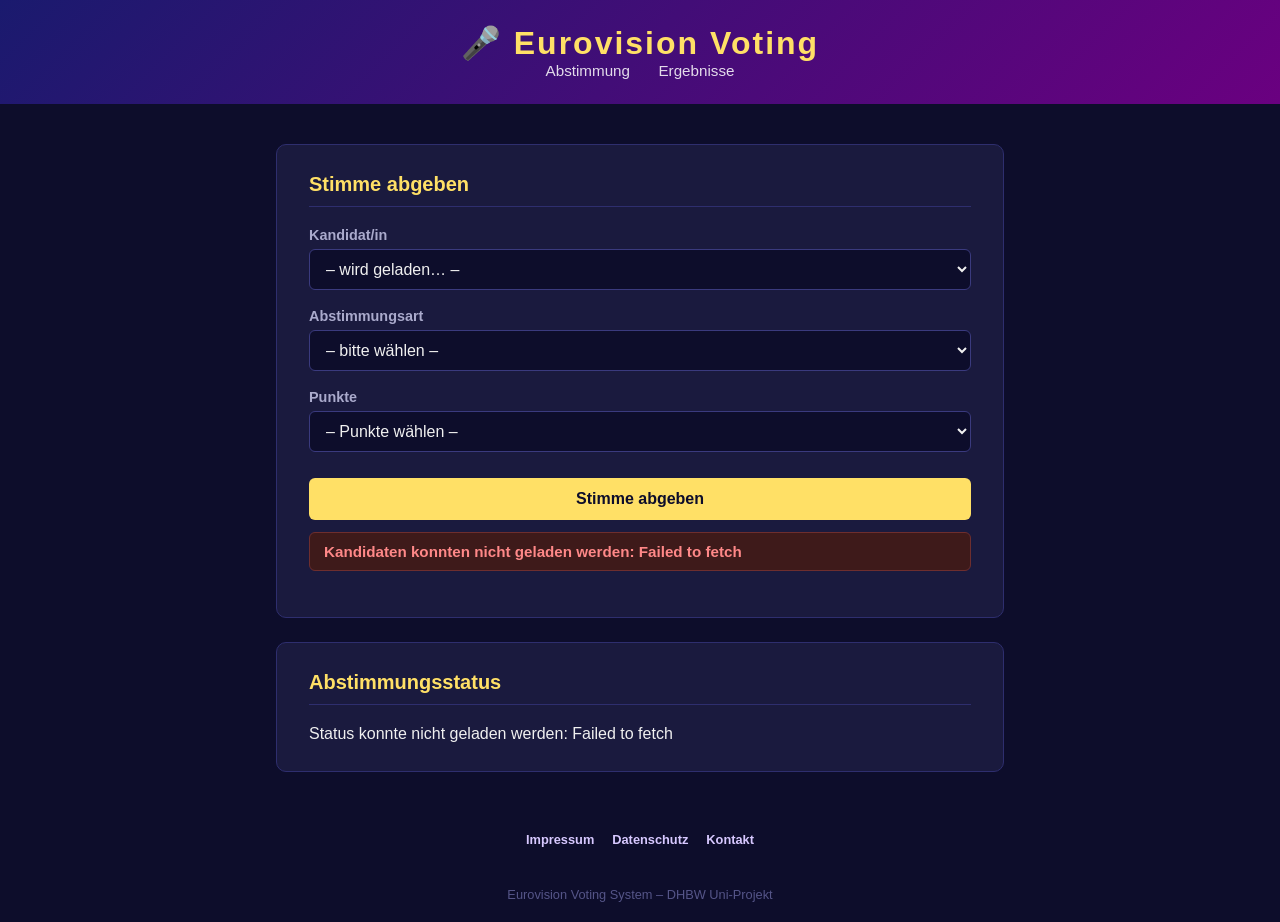
<file: src/main/resources/static/index.html>
<!DOCTYPE html>
<html lang="de">
<head>
  <meta charset="UTF-8" />
  <meta name="viewport" content="width=device-width, initial-scale=1.0" />
  <title>Eurovision Voting</title>
  <!-- style.css immer zuerst -->
  <link rel="stylesheet" href="./css/style.css" />
</head>
<body>

<header>
  <h1>🎤 Eurovision Voting</h1>
  <nav>
    <a href="./index.html">Abstimmung</a>
    <a href="./results.html">Ergebnisse</a>
  </nav>
</header>

<main>

  <!-- Abstimmungsformular -->
  <section class="card">
    <h2>Stimme abgeben</h2>

    <form id="voteForm" novalidate>

      <!-- Kandidat/in wählen -->
      <div class="form-group">
        <label for="contestantSelect">Kandidat/in</label>
        <select id="contestantSelect" required>
          <option value="">– wird geladen… –</option>
        </select>
      </div>

      <!-- Jury oder Publikum -->
      <div class="form-group">
        <label for="voterRoleSelect">Abstimmungsart</label>
        <select id="voterRoleSelect" required>
          <option value="">– bitte wählen –</option>
          <option value="JURY">JURY</option>
          <option value="AUDIENCE">AUDIENCE</option>
        </select>
      </div>

      <!-- Jury-Mitglied (nur sichtbar wenn JURY gewählt) -->
      <div class="form-group" id="jurySection">
        <label for="juryMemberSelect">Jury-Mitglied</label>
        <select id="juryMemberSelect">
          <option value="">– Mitglied wählen –</option>
          <option value="1">Jury-Mitglied 1</option>
          <option value="2">Jury-Mitglied 2</option>
          <option value="3">Jury-Mitglied 3</option>
        </select>
      </div>

      <!-- Punktzahl -->
      <div class="form-group">
        <label for="pointsSelect">Punkte</label>
        <select id="pointsSelect" required>
          <option value="">– Punkte wählen –</option>
          <option value="1">1</option>
          <option value="2">2</option>
          <option value="3">3</option>
          <option value="4">4</option>
          <option value="5">5</option>
          <option value="6">6</option>
          <option value="7">7</option>
          <option value="8">8</option>
          <option value="10">10</option>
          <option value="12">12</option>
        </select>
      </div>

      <button type="submit" class="btn-submit">Stimme abgeben</button>

      <!-- Nachrichten-Box (Erfolg / Fehler) -->
      <div id="messageBox" class="message" role="alert" aria-live="polite"></div>
    </form>
  </section>

  <!-- Abstimmungsstatus -->
  <section class="card">
    <h2>Abstimmungsstatus</h2>
    <div id="statusBox">Wird geladen…</div>
  </section>

</main>
<footer class="site-footer">
  <nav class="footer-nav">
    <a href="./impressum.html">Impressum</a>
    <a href="./datenschutz.html">Datenschutz</a>
    <a href="./kontakt.html">Kontakt</a>
  </nav>
</footer>
<footer>Eurovision Voting System – DHBW Uni-Projekt</footer>
<script src="./js/api.js"></script>
<script src="./js/voting.js"></script>

</body>
</html>
</file>
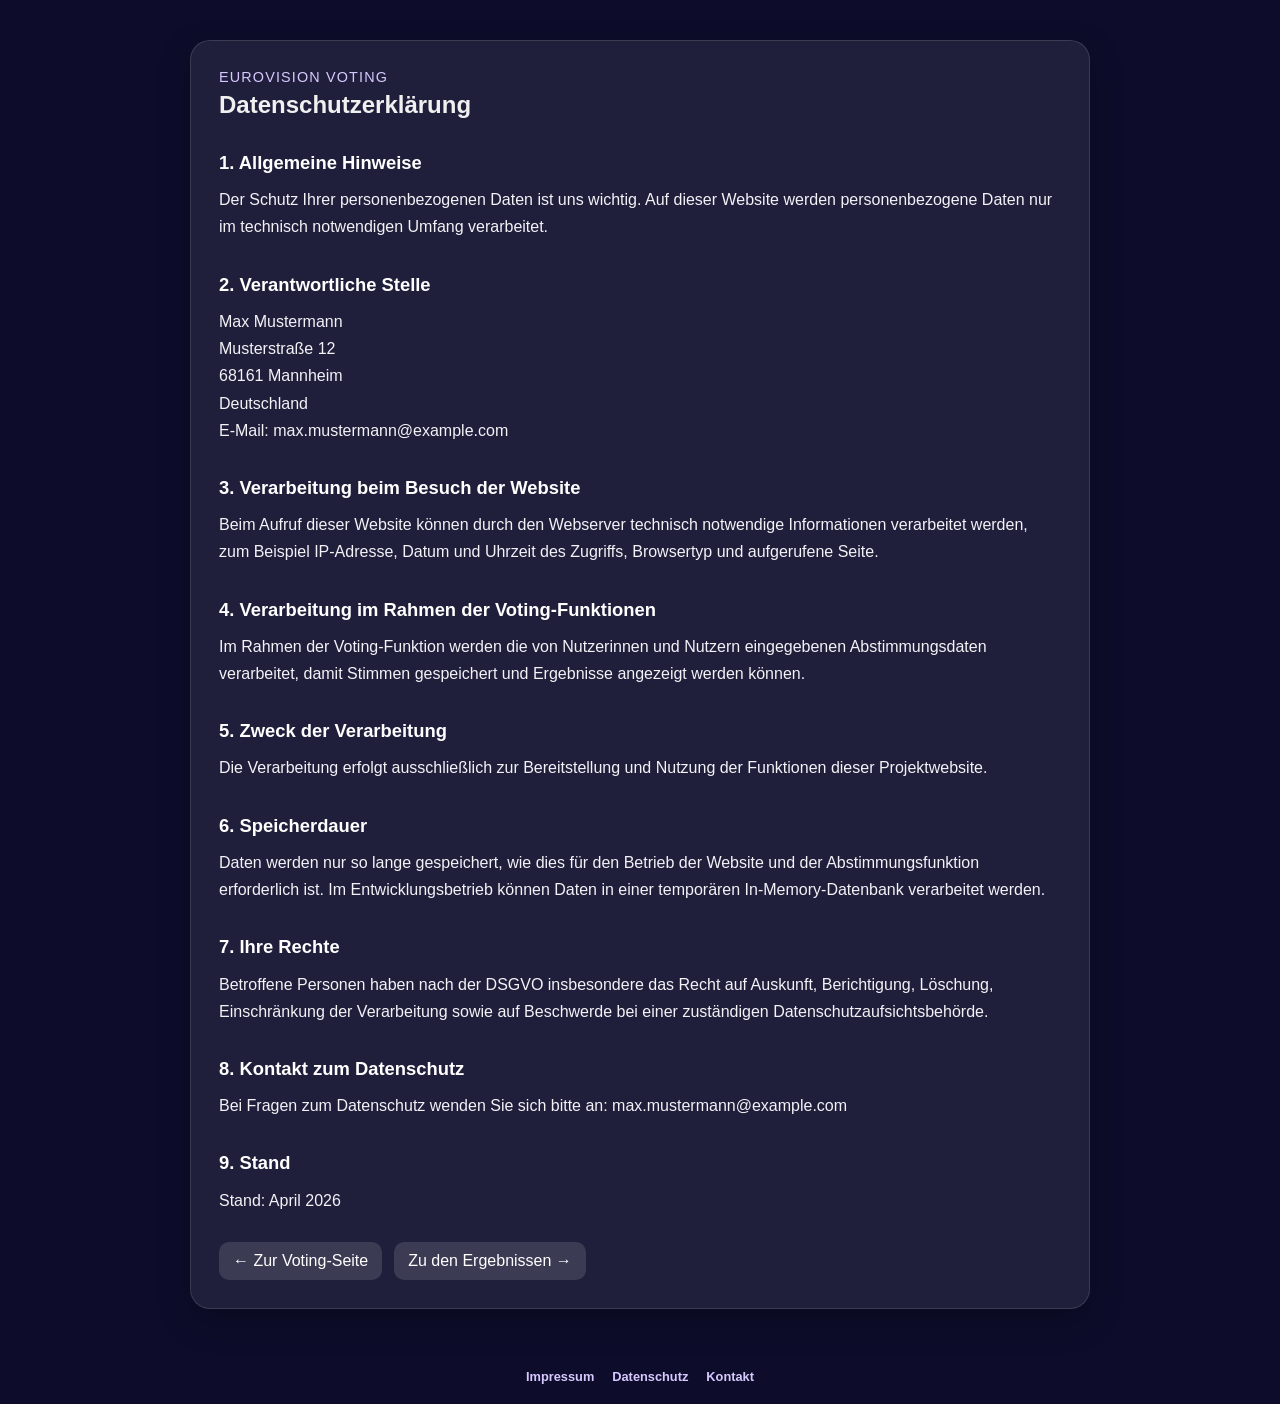
<file: src/main/resources/static/datenschutz.html>
<!DOCTYPE html>
<html lang="de">
<head>
    <meta charset="UTF-8" />
    <meta name="viewport" content="width=device-width, initial-scale=1.0" />
    <title>Datenschutz - Eurovision Voting</title>
    <link rel="stylesheet" href="./css/style.css" />
</head>
<body>
<main class="page-container">
    <section class="legal-card">
        <p class="eyebrow">Eurovision Voting</p>
        <h1>Datenschutzerklärung</h1>

        <div class="legal-content">
            <h2>1. Allgemeine Hinweise</h2>
            <p>
                Der Schutz Ihrer personenbezogenen Daten ist uns wichtig. Auf dieser Website
                werden personenbezogene Daten nur im technisch notwendigen Umfang verarbeitet.
            </p>

            <h2>2. Verantwortliche Stelle</h2>
            <p>
                Max Mustermann<br>
                Musterstraße 12<br>
                68161 Mannheim<br>
                Deutschland<br>
                E-Mail: max.mustermann@example.com
            </p>

            <h2>3. Verarbeitung beim Besuch der Website</h2>
            <p>
                Beim Aufruf dieser Website können durch den Webserver technisch notwendige
                Informationen verarbeitet werden, zum Beispiel IP-Adresse, Datum und Uhrzeit
                des Zugriffs, Browsertyp und aufgerufene Seite.
            </p>

            <h2>4. Verarbeitung im Rahmen der Voting-Funktionen</h2>
            <p>
                Im Rahmen der Voting-Funktion werden die von Nutzerinnen und Nutzern
                eingegebenen Abstimmungsdaten verarbeitet, damit Stimmen gespeichert
                und Ergebnisse angezeigt werden können.
            </p>

            <h2>5. Zweck der Verarbeitung</h2>
            <p>
                Die Verarbeitung erfolgt ausschließlich zur Bereitstellung und Nutzung
                der Funktionen dieser Projektwebsite.
            </p>

            <h2>6. Speicherdauer</h2>
            <p>
                Daten werden nur so lange gespeichert, wie dies für den Betrieb der
                Website und der Abstimmungsfunktion erforderlich ist. Im Entwicklungsbetrieb
                können Daten in einer temporären In-Memory-Datenbank verarbeitet werden.
            </p>

            <h2>7. Ihre Rechte</h2>
            <p>
                Betroffene Personen haben nach der DSGVO insbesondere das Recht auf Auskunft,
                Berichtigung, Löschung, Einschränkung der Verarbeitung sowie auf Beschwerde
                bei einer zuständigen Datenschutzaufsichtsbehörde.
            </p>

            <h2>8. Kontakt zum Datenschutz</h2>
            <p>
                Bei Fragen zum Datenschutz wenden Sie sich bitte an:
                max.mustermann@example.com
            </p>

            <h2>9. Stand</h2>
            <p>Stand: April 2026</p>
        </div>

        <div class="page-actions">
            <a href="./index.html" class="back-link">← Zur Voting-Seite</a>
            <a href="./results.html" class="back-link">Zu den Ergebnissen →</a>
        </div>
    </section>
</main>

<footer class="site-footer">
    <nav class="footer-nav">
        <a href="./impressum.html">Impressum</a>
        <a href="./datenschutz.html">Datenschutz</a>
        <a href="./kontakt.html">Kontakt</a>
    </nav>
</footer>
</body>
</html>
</file>
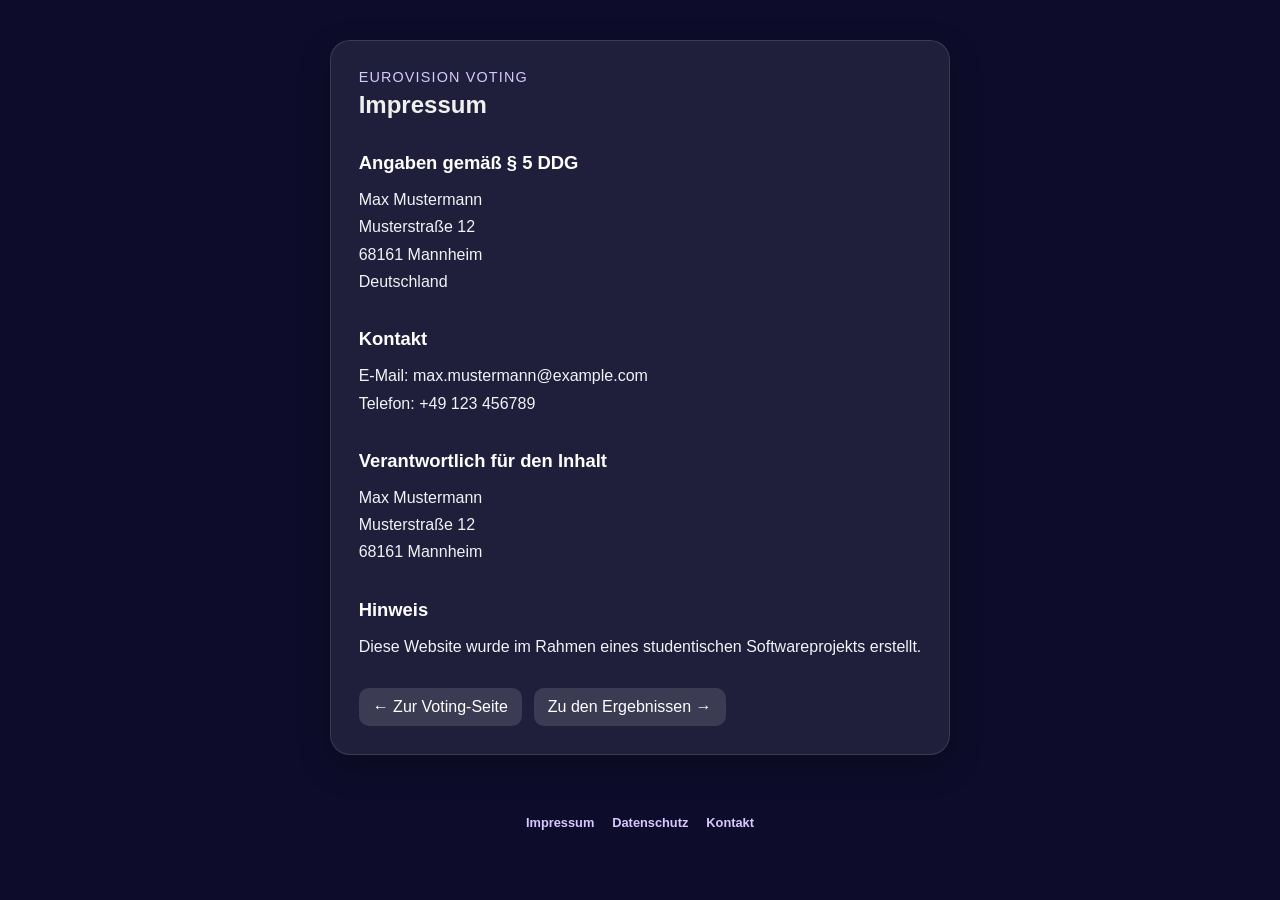
<file: src/main/resources/static/impressum.html>
<!DOCTYPE html>
<html lang="de">
<head>
    <meta charset="UTF-8" />
    <meta name="viewport" content="width=device-width, initial-scale=1.0" />
    <title>Impressum - Eurovision Voting</title>
    <link rel="stylesheet" href="./css/style.css" />
</head>
<body>
<main class="page-container">
    <section class="legal-card">
        <p class="eyebrow">Eurovision Voting</p>
        <h1>Impressum</h1>

        <div class="legal-content">
            <h2>Angaben gemäß § 5 DDG</h2>
            <p>
                Max Mustermann<br>
                Musterstraße 12<br>
                68161 Mannheim<br>
                Deutschland
            </p>

            <h2>Kontakt</h2>
            <p>
                E-Mail: max.mustermann@example.com<br>
                Telefon: +49 123 456789
            </p>

            <h2>Verantwortlich für den Inhalt</h2>
            <p>
                Max Mustermann<br>
                Musterstraße 12<br>
                68161 Mannheim
            </p>

            <h2>Hinweis</h2>
            <p>
                Diese Website wurde im Rahmen eines studentischen Softwareprojekts erstellt.
            </p>
        </div>

        <div class="page-actions">
            <a href="./index.html" class="back-link">← Zur Voting-Seite</a>
            <a href="./results.html" class="back-link">Zu den Ergebnissen →</a>
        </div>
    </section>
</main>

<footer class="site-footer">
    <nav class="footer-nav">
        <a href="./impressum.html">Impressum</a>
        <a href="./datenschutz.html">Datenschutz</a>
        <a href="./kontakt.html">Kontakt</a>
    </nav>
</footer>
</body>
</html>
</file>
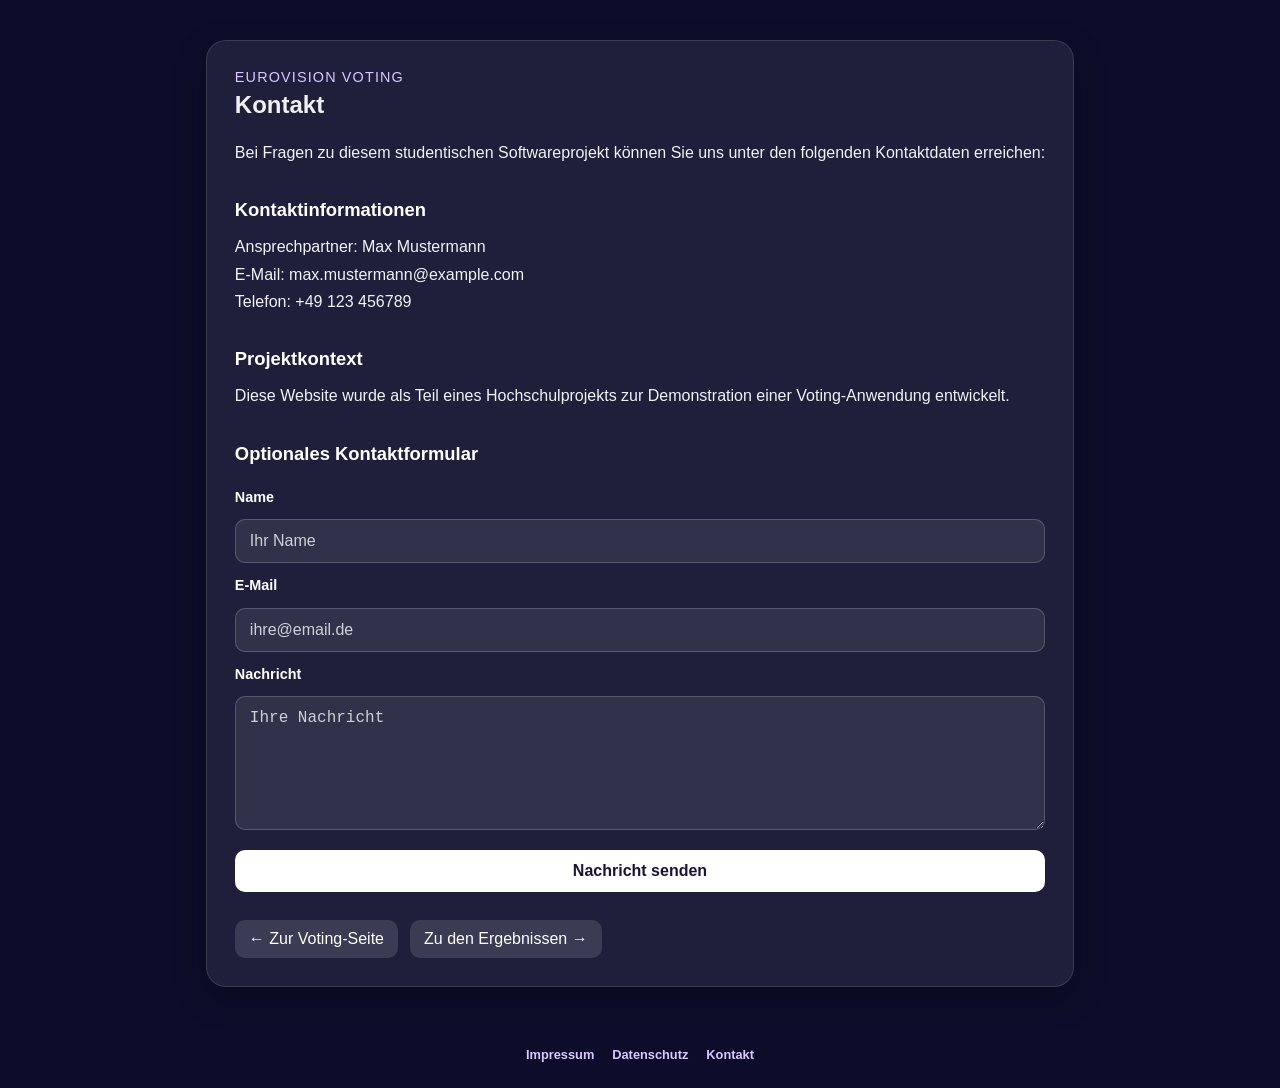
<file: src/main/resources/static/kontakt.html>
<!DOCTYPE html>
<html lang="de">
<head>
    <meta charset="UTF-8" />
    <meta name="viewport" content="width=device-width, initial-scale=1.0" />
    <title>Kontakt - Eurovision Voting</title>
    <link rel="stylesheet" href="./css/style.css" />
</head>
<body>
<main class="page-container">
    <section class="legal-card">
        <p class="eyebrow">Eurovision Voting</p>
        <h1>Kontakt</h1>

        <div class="legal-content">
            <p>
                Bei Fragen zu diesem studentischen Softwareprojekt können Sie uns unter den
                folgenden Kontaktdaten erreichen:
            </p>

            <h2>Kontaktinformationen</h2>
            <p>
                Ansprechpartner: Max Mustermann<br>
                E-Mail: max.mustermann@example.com<br>
                Telefon: +49 123 456789
            </p>

            <h2>Projektkontext</h2>
            <p>
                Diese Website wurde als Teil eines Hochschulprojekts zur Demonstration einer
                Voting-Anwendung entwickelt.
            </p>

            <h2>Optionales Kontaktformular</h2>
            <form class="contact-form">
                <label for="name">Name</label>
                <input type="text" id="name" name="name" placeholder="Ihr Name" />

                <label for="email">E-Mail</label>
                <input type="email" id="email" name="email" placeholder="ihre@email.de" />

                <label for="message">Nachricht</label>
                <textarea id="message" name="message" rows="6" placeholder="Ihre Nachricht"></textarea>

                <button type="button" class="primary-button" onclick="showDemoMessage()">
                    Nachricht senden
                </button>
            </form>

            <p id="contactInfoMessage" class="message hidden"></p>
        </div>

        <div class="page-actions">
            <a href="./index.html" class="back-link">← Zur Voting-Seite</a>
            <a href="./results.html" class="back-link">Zu den Ergebnissen →</a>
        </div>
    </section>
</main>

<footer class="site-footer">
    <nav class="footer-nav">
        <a href="./impressum.html">Impressum</a>
        <a href="./datenschutz.html">Datenschutz</a>
        <a href="./kontakt.html">Kontakt</a>
    </nav>
</footer>

<script>
    function showDemoMessage() {
        const box = document.getElementById("contactInfoMessage");
        box.textContent = "Dies ist ein Demo-Formular ohne Backend-Anbindung.";
        box.className = "message info";
    }
</script>
</body>
</html>
</file>
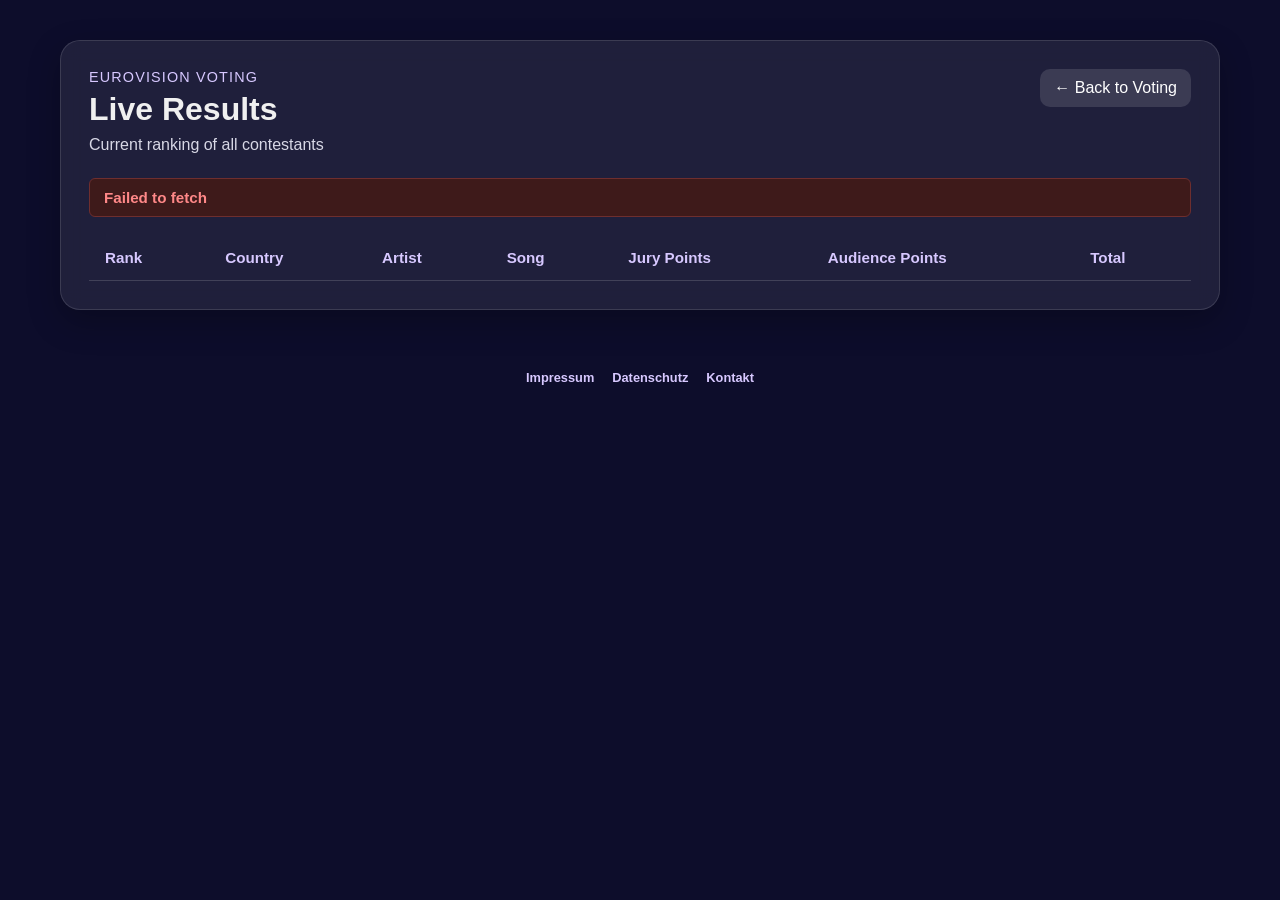
<file: src/main/resources/static/results.html>
<!DOCTYPE html>
<html lang="en">
<head>
    <meta charset="UTF-8" />
    <meta name="viewport" content="width=device-width, initial-scale=1.0" />
    <title>Eurovision Results</title>
    <link rel="stylesheet" href="./css/style.css" />
</head>
<body>
<main class="page-container">
    <section class="results-card">
        <div class="results-header">
            <div>
                <p class="eyebrow">Eurovision Voting</p>
                <h1>Live Results</h1>
                <p class="subtitle">Current ranking of all contestants</p>
            </div>

            <a href="./index.html" class="back-link">← Back to Voting</a>
        </div>

        <div id="resultsMessage" class="message hidden" role="alert"></div>

        <div class="table-wrapper">
            <table class="results-table">
                <thead>
                <tr>
                    <th>Rank</th>
                    <th>Country</th>
                    <th>Artist</th>
                    <th>Song</th>
                    <th>Jury Points</th>
                    <th>Audience Points</th>
                    <th>Total</th>
                </tr>
                </thead>
                <tbody id="resultsTableBody">
                <!-- Filled by results.js -->
                </tbody>
            </table>
        </div>
    </section>
</main>
<footer class="site-footer">
    <nav class="footer-nav">
        <a href="./impressum.html">Impressum</a>
        <a href="./datenschutz.html">Datenschutz</a>
        <a href="./kontakt.html">Kontakt</a>
    </nav>
</footer>
<script src="./js/api.js"></script>
<script src="./js/results.js"></script>
</body>
</html>
</file>
<file: src/main/resources/static/css/style.css>
body {
    margin: 0;
    font-family: Arial, sans-serif;
    background: linear-gradient(135deg, #1b1235, #2c1d5a, #0f0a1f);
    color: #ffffff;
    min-height: 100vh;
}

.page-container {
    max-width: 1200px;
    margin: 0 auto;
    padding: 40px 20px;
}

.results-card {
    background: rgba(255, 255, 255, 0.08);
    border: 1px solid rgba(255, 255, 255, 0.12);
    border-radius: 20px;
    padding: 28px;
    backdrop-filter: blur(10px);
    box-shadow: 0 12px 32px rgba(0, 0, 0, 0.25);
}

.results-header {
    display: flex;
    justify-content: space-between;
    align-items: flex-start;
    gap: 16px;
    margin-bottom: 24px;
}

.eyebrow {
    margin: 0 0 6px 0;
    font-size: 0.9rem;
    text-transform: uppercase;
    letter-spacing: 0.08em;
    color: #d7c8ff;
}

.results-header h1 {
    margin: 0;
    font-size: 2rem;
}

.subtitle {
    margin: 8px 0 0 0;
    color: #d8d8e6;
}

.back-link {
    display: inline-block;
    text-decoration: none;
    color: #ffffff;
    background: rgba(255, 255, 255, 0.12);
    padding: 10px 14px;
    border-radius: 10px;
    transition: background 0.2s ease;
}

.back-link:hover {
    background: rgba(255, 255, 255, 0.2);
}

.table-wrapper {
    overflow-x: auto;
}

.results-table {
    width: 100%;
    border-collapse: collapse;
    min-width: 900px;
}

.results-table thead th {
    text-align: left;
    padding: 14px 16px;
    font-size: 0.95rem;
    color: #d7c8ff;
    border-bottom: 1px solid rgba(255, 255, 255, 0.15);
}

.results-table tbody td {
    padding: 16px;
    border-bottom: 1px solid rgba(255, 255, 255, 0.08);
    vertical-align: middle;
}

.results-table tbody tr:hover {
    background: rgba(255, 255, 255, 0.06);
}

.rank-cell {
    font-weight: bold;
    font-size: 1rem;
}

.country-cell {
    display: flex;
    flex-direction: column;
    gap: 3px;
}

.country-code {
    font-weight: bold;
    color: #ffffff;
}

.country-name {
    font-size: 0.9rem;
    color: #d8d8e6;
}

.total-cell {
    font-weight: bold;
    font-size: 1rem;
}

.winner {
    background: linear-gradient(90deg, rgba(255, 215, 0, 0.22), rgba(255, 255, 255, 0.05));
    outline: 2px solid rgba(255, 215, 0, 0.55);
}

.winner .rank-cell,
.winner .total-cell {
    color: #ffd700;
}

.message {
    margin-bottom: 18px;
    padding: 12px 14px;
    border-radius: 10px;
    font-weight: 600;
}

.message.error {
    background: rgba(255, 70, 70, 0.16);
    border: 1px solid rgba(255, 70, 70, 0.45);
    color: #ffd5d5;
}

.message.info {
    background: rgba(255, 255, 255, 0.1);
    border: 1px solid rgba(255, 255, 255, 0.18);
    color: #ffffff;
}

.hidden {
    display: none;
}

/* ============================================================
   style.css  –  Person 4
   Ort: src/main/resources/static/css/style.css
   ============================================================ */

*, *::before, *::after { box-sizing: border-box; margin: 0; padding: 0; }

body {
    font-family: 'Segoe UI', Arial, sans-serif;
    font-size: 16px;
    background: #0d0d2b;
    color: #f0f0f0;
    min-height: 100vh;
}

/* ---- Kopfzeile ---- */
header {
    background: linear-gradient(135deg, #1a1a6e, #6a0080);
    padding: 24px 32px;
    text-align: center;
}

header h1 {
    font-size: 2rem;
    letter-spacing: 2px;
    color: #ffe066;
}

header nav a {
    color: #fff;
    text-decoration: none;
    margin: 0 12px;
    font-size: 0.95rem;
    opacity: 0.85;
    transition: opacity 0.2s;
}

header nav a:hover { opacity: 1; text-decoration: underline; }

/* ---- Haupt-Layout ---- */
main {
    max-width: 760px;
    margin: 40px auto;
    padding: 0 16px;
    display: flex;
    flex-direction: column;
    gap: 24px;
}

/* ---- Karten ---- */
.card {
    background: #1a1a3e;
    border: 1px solid #2e2e6e;
    border-radius: 10px;
    padding: 28px 32px;
}

.card h2 {
    font-size: 1.25rem;
    color: #ffe066;
    margin-bottom: 20px;
    border-bottom: 1px solid #2e2e6e;
    padding-bottom: 10px;
}

/* ---- Formular ---- */
.form-group {
    display: flex;
    flex-direction: column;
    gap: 6px;
    margin-bottom: 18px;
}

label {
    font-size: 0.9rem;
    color: #aaaacc;
    font-weight: 600;
}

select {
    padding: 10px 12px;
    border-radius: 6px;
    border: 1px solid #3a3a7e;
    background: #0d0d2b;
    color: #f0f0f0;
    font-size: 1rem;
    cursor: pointer;
    transition: border-color 0.2s;
}

select:focus {
    outline: 2px solid #ffe066;
    border-color: #ffe066;
}

/* ---- Jury-Bereich (standardmäßig versteckt) ---- */
#jurySection { display: none; }

/* ---- Senden-Button ---- */
.btn-submit {
    width: 100%;
    padding: 12px;
    background: #ffe066;
    color: #0d0d2b;
    font-size: 1rem;
    font-weight: 700;
    border: none;
    border-radius: 6px;
    cursor: pointer;
    transition: background 0.2s, transform 0.1s;
    margin-top: 8px;
}

.btn-submit:hover  { background: #ffd700; }
.btn-submit:active { transform: scale(0.98); }

/* ---- Nachrichten ---- */
.message {
    min-height: 24px;
    padding: 10px 14px;
    border-radius: 6px;
    font-size: 0.95rem;
    margin-top: 12px;
}

.message.success {
    background: #1a3e1a;
    color: #66ff88;
    border: 1px solid #2e6e2e;
}

.message.error {
    background: #3e1a1a;
    color: #ff8888;
    border: 1px solid #6e2e2e;
}

/* ---- Status-Bereich ---- */
#statusBox h3 {
    font-size: 1rem;
    color: #ffe066;
    margin-bottom: 12px;
}

.status-row {
    display: flex;
    justify-content: space-between;
    padding: 8px 0;
    border-bottom: 1px solid #2e2e6e;
    font-size: 0.9rem;
    color: #aaaacc;
}

.status-row.done {
    color: #66ff88;
}

.status-row:last-child { border-bottom: none; }

/* ---- Fußzeile ---- */
footer {
    text-align: center;
    padding: 20px;
    color: #555588;
    font-size: 0.8rem;
}

/* ---- Responsive ---- */
@media (max-width: 600px) {
    header h1 { font-size: 1.4rem; }
    .card { padding: 20px 16px; }
}

.legal-card {
    background: rgba(255, 255, 255, 0.08);
    border: 1px solid rgba(255, 255, 255, 0.12);
    border-radius: 20px;
    padding: 28px;
    backdrop-filter: blur(10px);
    box-shadow: 0 12px 32px rgba(0, 0, 0, 0.25);
    max-width: 900px;
    margin: 0 auto;
}

.legal-content {
    margin-top: 20px;
    line-height: 1.7;
    color: #f2f2f7;
}

.legal-content h2 {
    margin-top: 28px;
    margin-bottom: 8px;
    color: #ffffff;
    font-size: 1.15rem;
}

.page-actions {
    display: flex;
    gap: 12px;
    flex-wrap: wrap;
    margin-top: 28px;
}

.site-footer {
    padding: 20px;
    text-align: center;
}

.footer-nav {
    display: flex;
    justify-content: center;
    gap: 18px;
    flex-wrap: wrap;
}

.footer-nav a {
    color: #d7c8ff;
    text-decoration: none;
    font-weight: 600;
}

.footer-nav a:hover {
    text-decoration: underline;
}

.contact-form {
    display: flex;
    flex-direction: column;
    gap: 10px;
    margin-top: 16px;
}

.contact-form label {
    font-weight: 600;
    color: #ffffff;
}

.contact-form input,
.contact-form textarea {
    border: 1px solid rgba(255, 255, 255, 0.2);
    border-radius: 10px;
    padding: 12px 14px;
    background: rgba(255, 255, 255, 0.08);
    color: #ffffff;
    font-size: 1rem;
}

.contact-form input::placeholder,
.contact-form textarea::placeholder {
    color: #d0d0da;
}

.primary-button {
    margin-top: 10px;
    border: none;
    border-radius: 10px;
    padding: 12px 16px;
    font-size: 1rem;
    font-weight: 700;
    cursor: pointer;
    background: #ffffff;
    color: #1b1235;
}

.primary-button:hover {
    opacity: 0.92;
}
</file>
